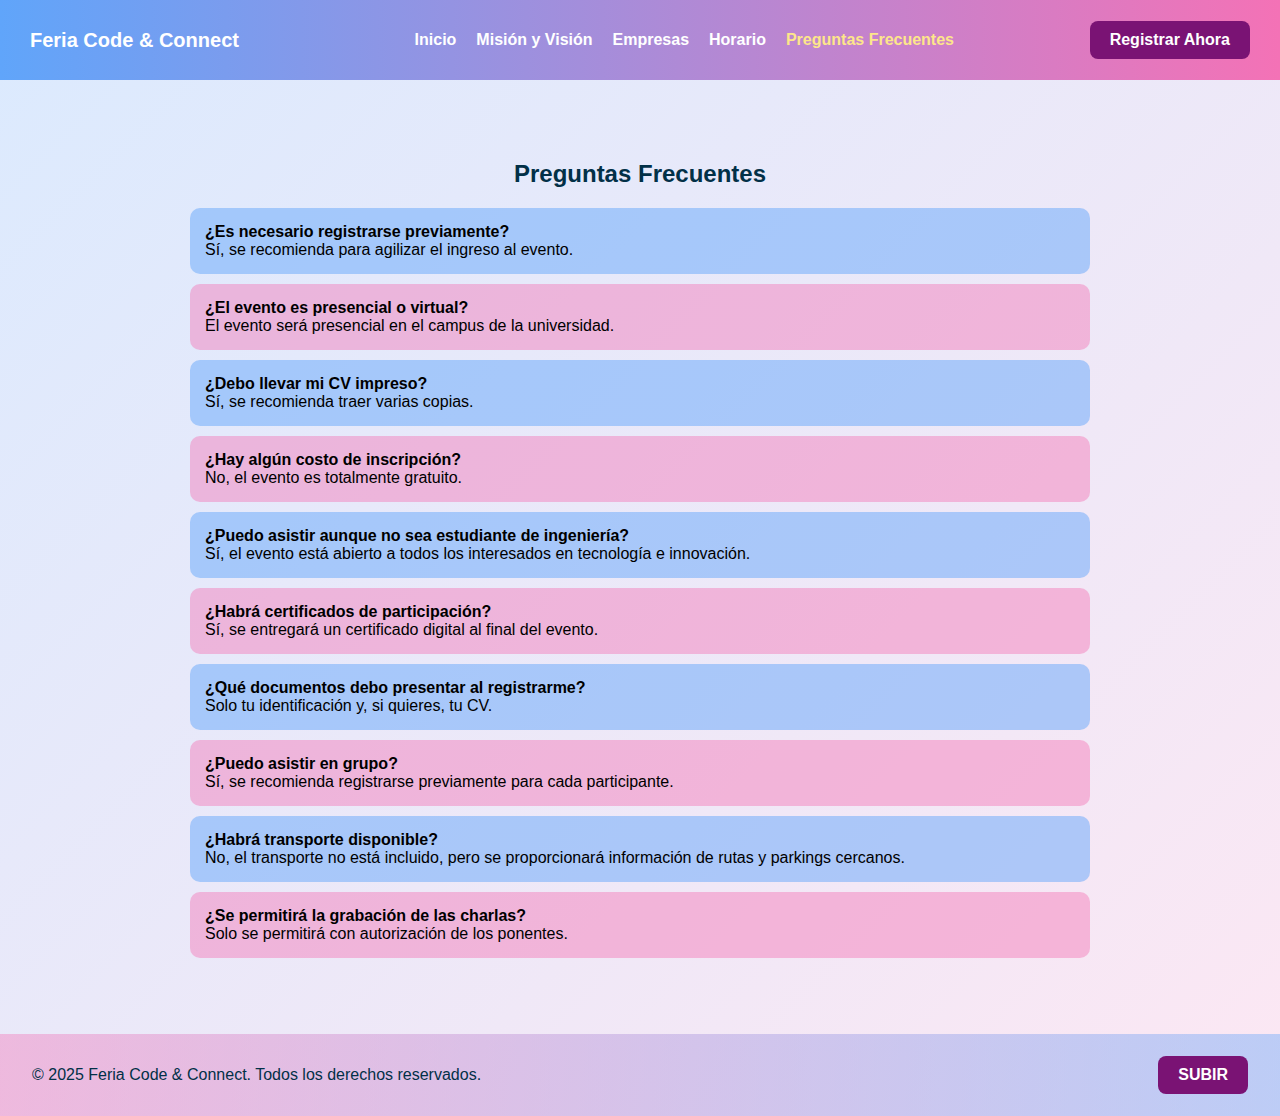
<file: faq.html>
<!DOCTYPE html>
<html lang="es">
<head>
  <meta charset="UTF-8">
  <meta name="viewport" content="width=device-width, initial-scale=1.0">
  <title>Preguntas Frecuentes</title>
  <link rel="stylesheet" href="secciones.css">
  <link rel="stylesheet" href="boton.css">
</head>
<body>
  <header>
    <div class="logo">Feria Code & Connect</div>
    <nav>
      <ul>
        <li><a href="index.html">Inicio</a></li>
        <li><a href="mision-vision.html">Misión y Visión</a></li>
        <li><a href="empresas.html">Empresas</a></li>
        <li><a href="horario.html">Horario</a></li>
        <li><a href="faq.html" class="activo">Preguntas Frecuentes</a></li>
      </ul>
    </nav>
    <a href="registro.html" class="boton-registrar">Registrar Ahora</a>
  </header>

  <!-- Contenido -->
<main style="max-width: 900px; margin: 40px auto; padding: 20px;">
  <h2 style="color:#023047; text-align:center; margin-bottom:20px;">Preguntas Frecuentes</h2>
  <ul style="list-style:none; padding:0; gap:10px; display:flex; flex-direction:column;">
    <li style="background:#60a5fa7c; padding:15px; border-radius:10px;">
      <strong>¿Es necesario registrarse previamente?</strong><br>
      Sí, se recomienda para agilizar el ingreso al evento.
    </li>
    <li style="background:#f472b571;; padding:15px; border-radius:10px;">
      <strong>¿El evento es presencial o virtual?</strong><br>
      El evento será presencial en el campus de la universidad.
    </li>
    <li style="background:#60a5fa7c; padding:15px; border-radius:10px;">
      <strong>¿Debo llevar mi CV impreso?</strong><br>
      Sí, se recomienda traer varias copias.
    </li>
    <li style="background:#f472b571;; padding:15px; border-radius:10px;">
      <strong>¿Hay algún costo de inscripción?</strong><br>
      No, el evento es totalmente gratuito.
    </li>
    <li style="background:#60a5fa7c; padding:15px; border-radius:10px;">
      <strong>¿Puedo asistir aunque no sea estudiante de ingeniería?</strong><br>
      Sí, el evento está abierto a todos los interesados en tecnología e innovación.
    </li>
    <li style="background:#f472b571;; padding:15px; border-radius:10px;">
      <strong>¿Habrá certificados de participación?</strong><br>
      Sí, se entregará un certificado digital al final del evento.
    </li>
    <li style="background:#60a5fa7c; padding:15px; border-radius:10px;">
      <strong>¿Qué documentos debo presentar al registrarme?</strong><br>
      Solo tu identificación y, si quieres, tu CV.
    </li>
    <li style="background:#f472b571;; padding:15px; border-radius:10px;">
      <strong>¿Puedo asistir en grupo?</strong><br>
      Sí, se recomienda registrarse previamente para cada participante.
    </li>
    <li style="background:#60a5fa7c; padding:15px; border-radius:10px;">
      <strong>¿Habrá transporte disponible?</strong><br>
      No, el transporte no está incluido, pero se proporcionará información de rutas y parkings cercanos.
    </li>
    <li style="background:#f472b571;; padding:15px; border-radius:10px;">
      <strong>¿Se permitirá la grabación de las charlas?</strong><br>
      Solo se permitirá con autorización de los ponentes.
    </li>
  </ul>
</main>
<!-- Footer -->
  <footer>
    <p>&copy; 2025 Feria Code & Connect. Todos los derechos reservados.</p>
    <a href="faq.html" class="boton-subir">SUBIR</a>
  </footer>
  </main>

</body>
</html>
</file>
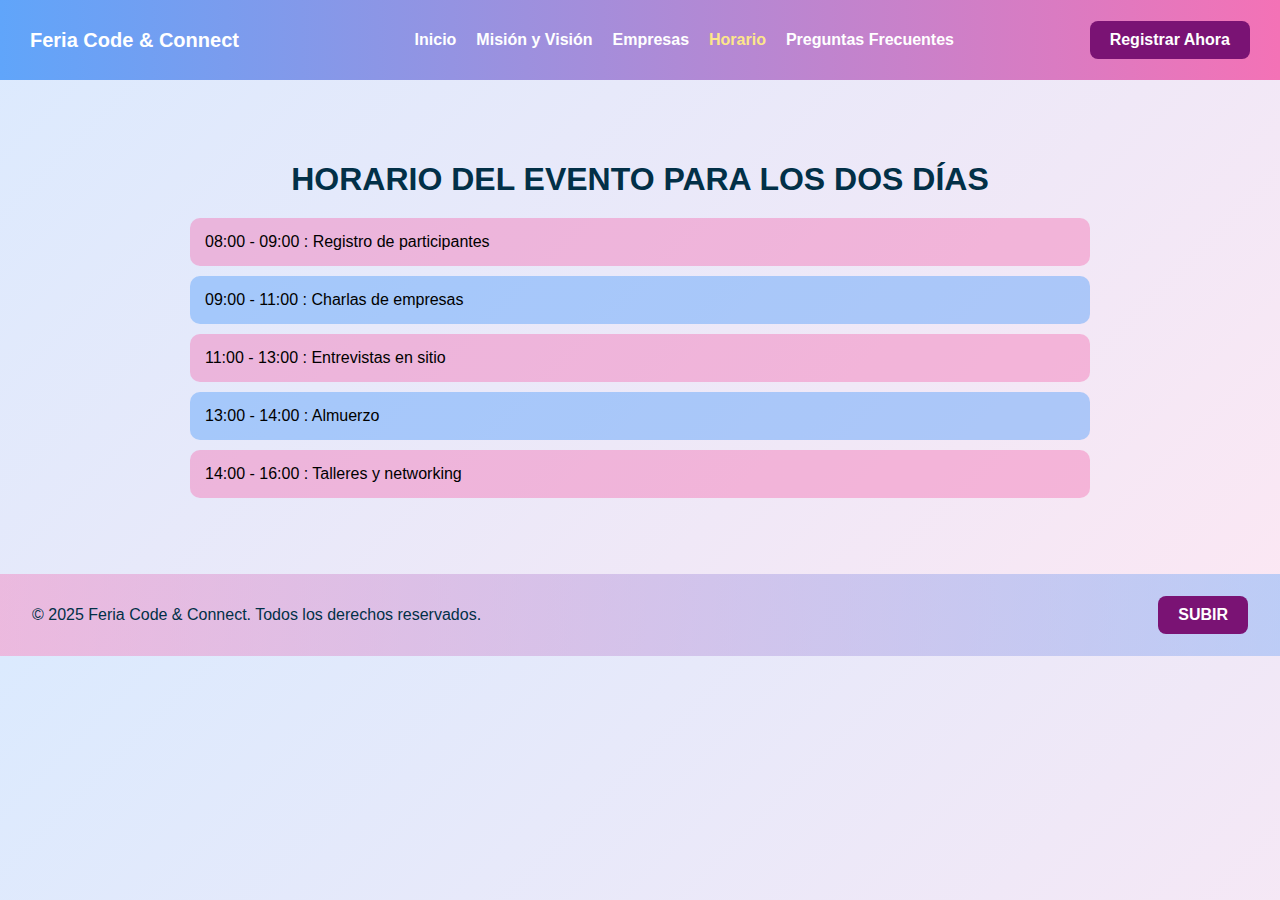
<file: horario.html>
<!DOCTYPE html>
<html lang="es">
<head>
  <meta charset="UTF-8">
  <meta name="viewport" content="width=device-width, initial-scale=1.0">
  <title>Horario</title>
  <link rel="stylesheet" href="secciones.css">
  <link rel="stylesheet" href="boton.css">
</head>
<body>
  <header>
    <div class="logo">Feria Code & Connect</div>
    <nav>
      <ul>
        <li><a href="index.html">Inicio</a></li>
        <li><a href="mision-vision.html">Misión y Visión</a></li>
        <li><a href="empresas.html">Empresas</a></li>
        <li><a href="horario.html" class="activo">Horario</a></li>
        <li><a href="faq.html">Preguntas Frecuentes</a></li>
      </ul>
    </nav>
    <a href="registro.html" class="boton-registrar">Registrar Ahora</a>
  </header>

  <main style="max-width: 900px; margin: 40px auto; padding: 20px;">
    <h1 style="color:#023047; text-align:center; margin-bottom:20px;">HORARIO DEL EVENTO PARA LOS DOS DÍAS</h1>
   <ul style="list-style:none; padding:0; gap:10px; display:flex; flex-direction:column;">
      <li style="background:#f472b571; padding:15px; border-radius:10px;">08:00 - 09:00 : Registro de participantes</li>
      <li style="background:#60a5fa7c; padding:15px; border-radius:10px;">09:00 - 11:00 : Charlas de empresas</li>
      <li style="background:#f472b571; padding:15px; border-radius:10px;">11:00 - 13:00 : Entrevistas en sitio</li>
      <li style="background:#60a5fa7c; padding:15px; border-radius:10px;">13:00 - 14:00 : Almuerzo</li>
      <li style="background:#f472b571; padding:15px; border-radius:10px;">14:00 - 16:00 : Talleres y networking</li>
    </ul>
  </main>

  <!-- Footer -->
  <footer>
    <p>&copy; 2025 Feria Code & Connect. Todos los derechos reservados.</p>
    <a href="horario.html" class="boton-subir">SUBIR</a>
  </footer>
  </main>
</body>
</html>
</file>
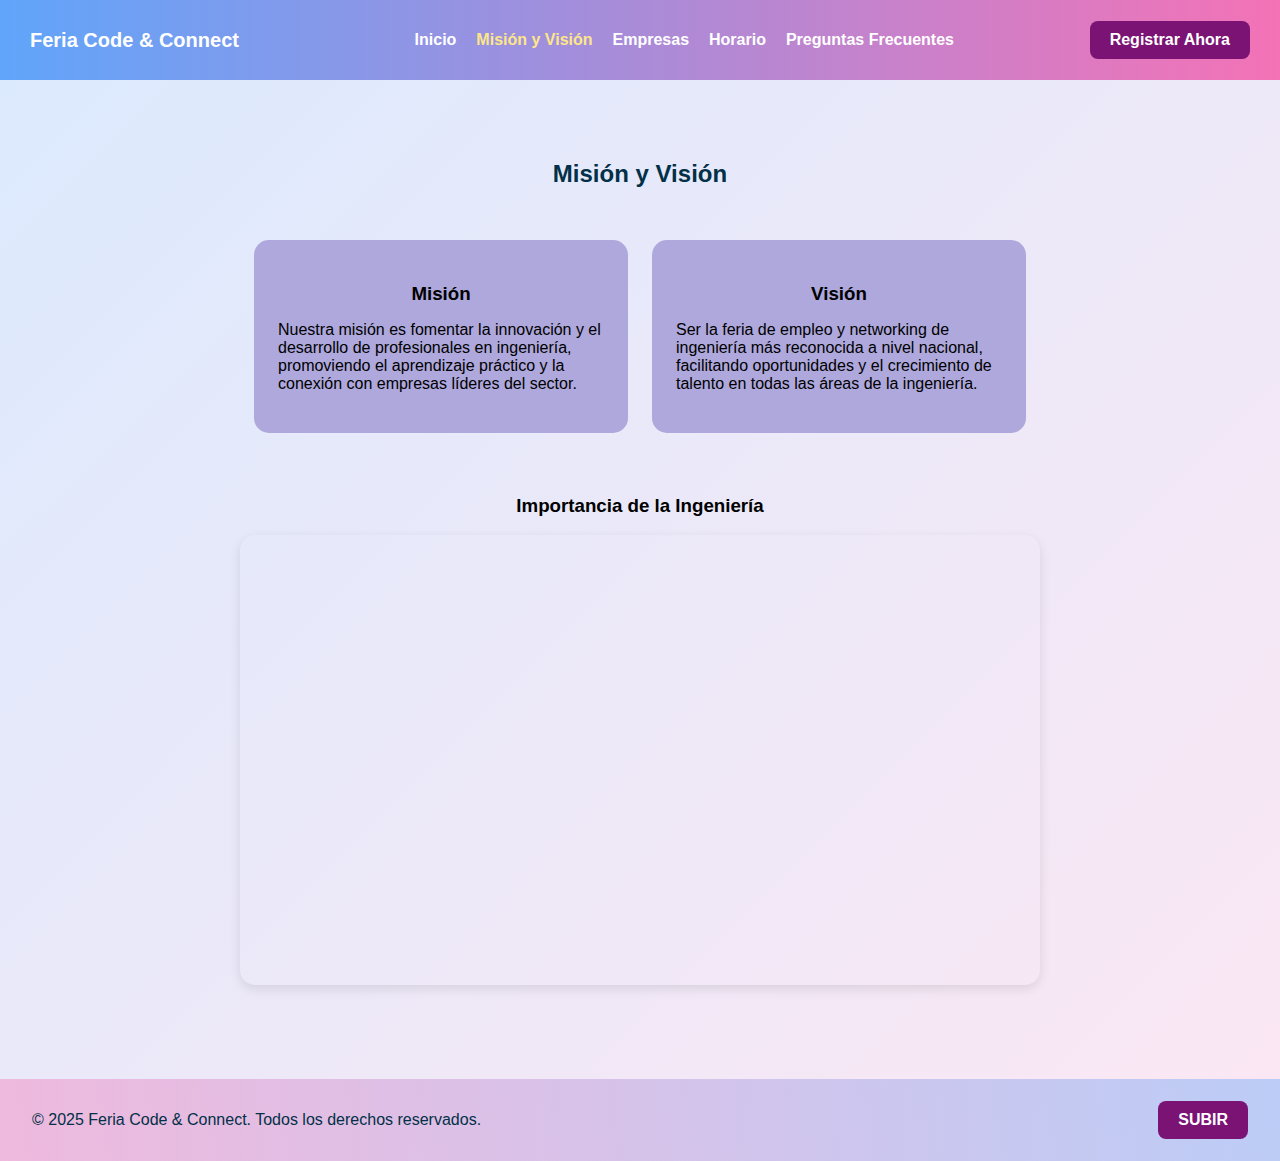
<file: mision-vision.html>
<!DOCTYPE html>
<html lang="es">
<head>
  <meta charset="UTF-8">
  <meta name="viewport" content="width=device-width, initial-scale=1.0">
  <title>Misión y Visión</title>
  <link rel="stylesheet" href="secciones.css">
    <link rel="stylesheet" href="boton.css">
</head>
<body>
  <!-- Encabezado -->
  <header>
    <div class="logo">Feria Code & Connect</div>
    <nav>
      <ul>
        <li><a href="index.html">Inicio</a></li>
        <li><a href="mision-vision.html" class="activo">Misión y Visión</a></li>
        <li><a href="empresas.html">Empresas</a></li>
        <li><a href="horario.html">Horario</a></li>
        <li><a href="faq.html">Preguntas Frecuentes</a></li>
      </ul>
    </nav>
    <a href="registro.html" class="boton-registrar">Registrar Ahora</a>
  </header>

 <!-- Contenido -->
  <main style="max-width: 900px; margin: 40px auto; padding: 20px;">
    <h2 style="color:#023047; text-align:center; margin-bottom:20px;">Misión y Visión</h2>

    <div class="misvis-container">
      <div class="misvis-box">
        <h3>Misión</h3>
        <p>Nuestra misión es fomentar la innovación y el desarrollo de profesionales en ingeniería, promoviendo el aprendizaje práctico y la conexión con empresas líderes del sector.</p>
      </div>
      
      <div class="misvis-box">
        <h3>Visión</h3>
        <p>Ser la feria de empleo y networking de ingeniería más reconocida a nivel nacional, facilitando oportunidades y el crecimiento de talento en todas las áreas de la ingeniería.</p>
      </div>
    </div>

    <div class="video-container">
      <h3>Importancia de la Ingeniería</h3>
     <iframe width="560" height="315" src="https://www.youtube.com/embed/aEqGN9n7aOg?si=bTwfsNzEzfAGrCyD" title="YouTube video player" frameborder="0" allow="autoplay; encrypted-media"  clipboard-write; encrypted-media; gyroscope; picture-in-picture; web-share" referrerpolicy="strict-origin-when-cross-origin" allowfullscreen></iframe>
  </main>
    <!-- Footer -->
  <footer>
    <p>&copy; 2025 Feria Code & Connect. Todos los derechos reservados.</p>
    <a href="mision-vision.html" class="boton-subir">SUBIR</a>
  </footer>
</body>
</html>
</file>
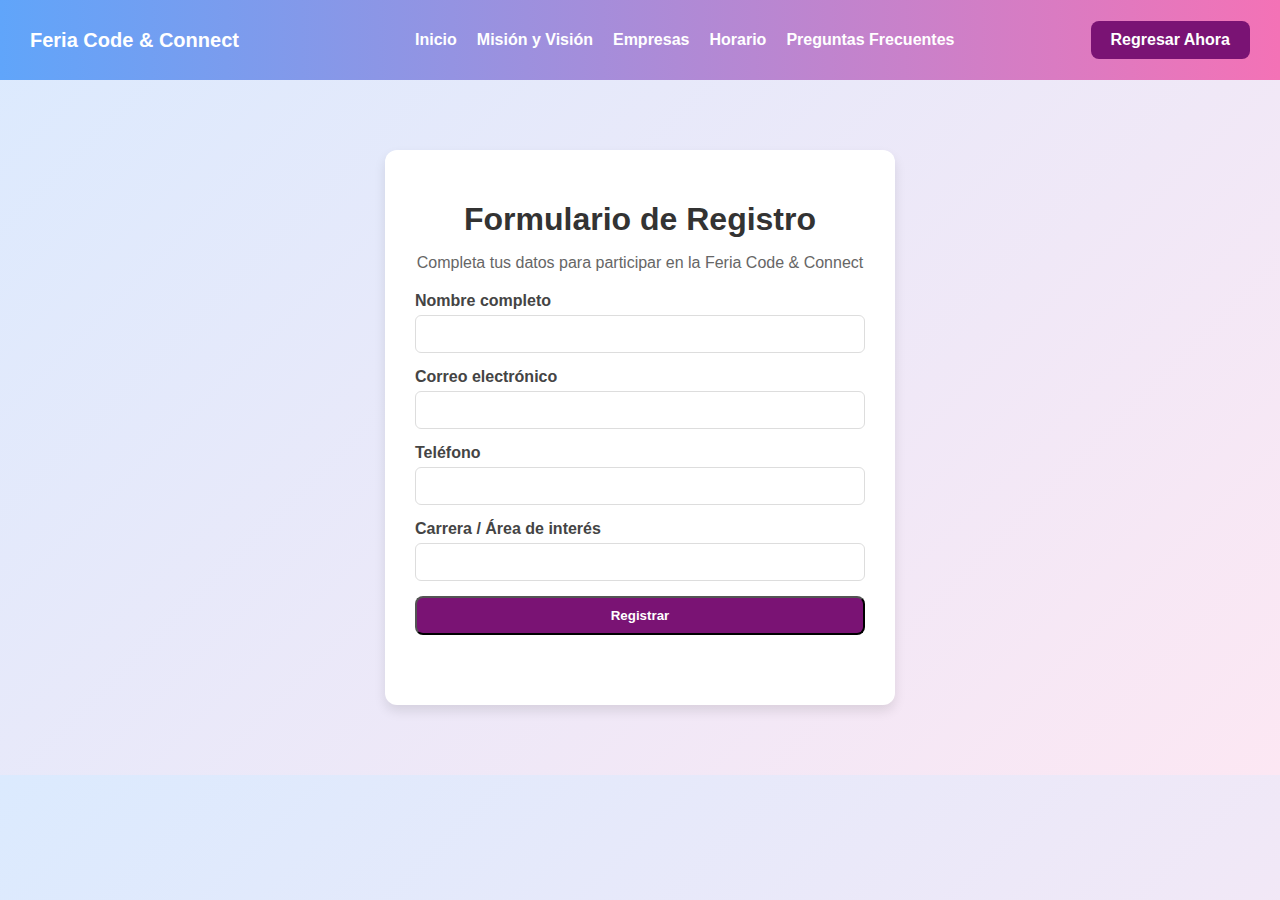
<file: registro.html>
<!DOCTYPE html>
<html lang="es">
<head>
  <meta charset="UTF-8">
  <meta name="viewport" content="width=device-width, initial-scale=1.0">
  <title>Registro - Feria Code & Connect</title>
  <link rel="stylesheet" href="secciones.css">
  <link rel="stylesheet" href="boton.css">
  <link rel="stylesheet" href="registro.css">
</head>
<body>
  <header>
    <div class="logo">Feria Code & Connect</div>
    <nav>
      <ul>
        <li><a href="index.html">Inicio</a></li>
        <li><a href="mision-vision.html">Misión y Visión</a></li>
        <li><a href="empresas.html">Empresas</a></li>
        <li><a href="horario.html">Horario</a></li>
        <li><a href="preguntas.html">Preguntas Frecuentes</a></li>
      </ul>
    </nav>
    <a href="index.html" class="boton-registrar">Regresar Ahora</a>
  </header>

  <main>
    <section class="registro-contenedor">
      <h1>Formulario de Registro</h1>
      <p>Completa tus datos para participar en la Feria Code & Connect</p>
      
      <form class="form-registro">
        <label for="nombre">Nombre completo</label>
        <input type="text" id="nombre" name="nombre" required>

        <label for="email">Correo electrónico</label>
        <input type="email" id="email" name="email" required>

        <label for="telefono">Teléfono</label>
        <input type="tel" id="telefono" name="telefono" required>

        <label for="carrera">Carrera / Área de interés</label>
        <input type="text" id="carrera" name="carrera" required>

        <button type="submit" class="boton-registrar">Registrar</button>
        <p id="respuesta"></p>
        <script src="script.js"></script>
      </form>
    </section>
  </main>
</body>
</html>
</file>
<file: secciones.css>
body {
  font-family: Arial, sans-serif;
  margin: 0;
  background: linear-gradient(135deg, #dbeafe, #fce7f3);
}

header {
  display: flex;
  justify-content: space-between;
  align-items: center;
  background: linear-gradient(90deg, #60a5fa, #f472b6);
  padding: 15px 30px;
  color: white;
}

header .logo {
  font-size: 20px;
  font-weight: bold;
}

nav ul {
  list-style: none;
  display: flex;
  gap: 20px;
}

nav ul li a {
  color: white;
  text-decoration: none;
  font-weight: bold;
  transition: color 0.3s;
}

nav ul li a:hover,
nav ul li a.activo {
  color: #fde68a;
}

main {
  padding: 20px;
}

/* Misión y Visión */
.misvis-container {
  display: grid;
  grid-template-columns: repeat(auto-fit, minmax(250px, 1fr));
  gap: 1.5rem;
  padding: 2rem 4rem;
}
.misvis-box {
  background:#aea8dc;
  padding: 1.5rem;
  border-radius: 15px;
  box-shadow: 0px 4px 10px rgba(254, 254, 254, 0.08);
}
.misvis-box h3 {
  text-align: center;
  margin-bottom: 15px;
}

.misvis-box:hover {
  transform: translateY(-10px); /* Se levanta hacia arriba */
  box-shadow: 0 12px 20px rgba(251, 223, 246, 0.479); /* Sombra más intensa */
}
.video-container {
  max-width: 800px;
  margin: 30px auto;
  text-align: center;
}
.video-container iframe {
  width: 100%;
  height: 450px;
  border-radius: 15px;
  box-shadow: 0 4px 12px rgba(0,0,0,0.1);
}

/* Empresa*/
.tab-content {
  background: linear-gradient(90deg, #60a5fa7c, #f472b571);
  padding: 30px;
  border-radius: 15px;
  box-shadow: 0 4px 12px rgba(0,0,0,0.1);
  max-width: 800px;
  margin: 20px auto;
  font-family: Arial, sans-serif;
}

.tab-content h2 {
  color: #fff9fd;            
  text-align: center;
  margin-bottom: 20px;
}

.tab-content p {
  line-height: 1.6;
  color: #333;
}

.tab-content ul {
  list-style-type: none;
  padding: 0;
}

.tab-content li {
  background: #fcfcfd;       /* Verde/azul pastel suave para cada ítem */
  margin: 10px 0;
  padding: 15px;
  border-radius: 10px;
  transition: transform 0.5s;
}

.tab-content li:hover {
  transform: scale(1.02);
  background: #120f245d;
  color: #ffffff;
}

.empresa-info {
  display: flex;
  justify-content: space-between;
  align-items: center;
  gap: 15px;
}

.empresa-texto {
  flex: 1; /* Ocupa el espacio restante */
}

.empresa-img img {
  max-width: 120px;  /* Tamaño de la imagen */
  max-height: 80px;  /* Mantener proporción */
  border-radius: 8px;
  object-fit: contain;
}

/* Footer */
footer {
  display: flex;
  justify-content: space-between; /* separa contenido a los extremos */
  align-items: center;            /* centra verticalmente */
  padding: 1rem 2rem;
  background: linear-gradient(90deg,#f472b566, #60a5fa67);
  color: #023047;
  margin-top: 2rem;
}
</file>
<file: boton.css>
.boton-registrar {
  background-color: #7a1374;
  color: white;
  padding: 10px 20px;
  border-radius: 8px;
  text-decoration: none;
  font-weight: bold;
  transition: background-color 0.3s;
}

.boton-registrar:hover {
  background-color: #e2baf2;
  color: rgb(1, 1, 1);
}

.boton-subir {
  background-color: #7a1374;
  color: white;
  padding: 10px 20px;
  border-radius: 8px;
  text-decoration: none;
  font-weight: bold;
  transition: background-color 0.3s;
}
</file>
<file: registro.css>
.registro-contenedor {
  max-width: 450px;
  margin: 50px auto;
  padding: 30px;
  background: white;
  border-radius: 12px;
  box-shadow: 0 6px 12px rgba(0,0,0,0.1);
  text-align: center;
}

.registro-contenedor h1 {
  margin-bottom: 10px;
  color: #333;
}

.registro-contenedor p {
  margin-bottom: 20px;
  color: #666;
}

.form-registro {
  display: flex;
  flex-direction: column;
  text-align: left;
}

.form-registro label {
  font-weight: bold;
  margin-bottom: 5px;
  color: #444;
}

.form-registro input {
  padding: 10px;
  margin-bottom: 15px;
  border: 1px solid #ddd;
  border-radius: 6px;
  font-size: 14px;
  transition: border 0.3s;
}

.form-registro input:focus {
  border-color: #60a5fa;
  outline: none;
}

.form-registro .boton-registrar {
  align-self: center;
  width: 100%;
}

@keyframes fadeIn {
  from { opacity: 0; transform: translateY(20px); }
  to { opacity: 1; transform: translateY(0); }
}

#respuesta {
  text-align: center;       /* Centra horizontalmente */
  margin-top: 20px;         /* Espacio debajo del formulario */
  font-weight: bold;
  color: #51149b;           /* Verde pastel (puedes cambiar) */
  font-size: 16px;
}
</file>
